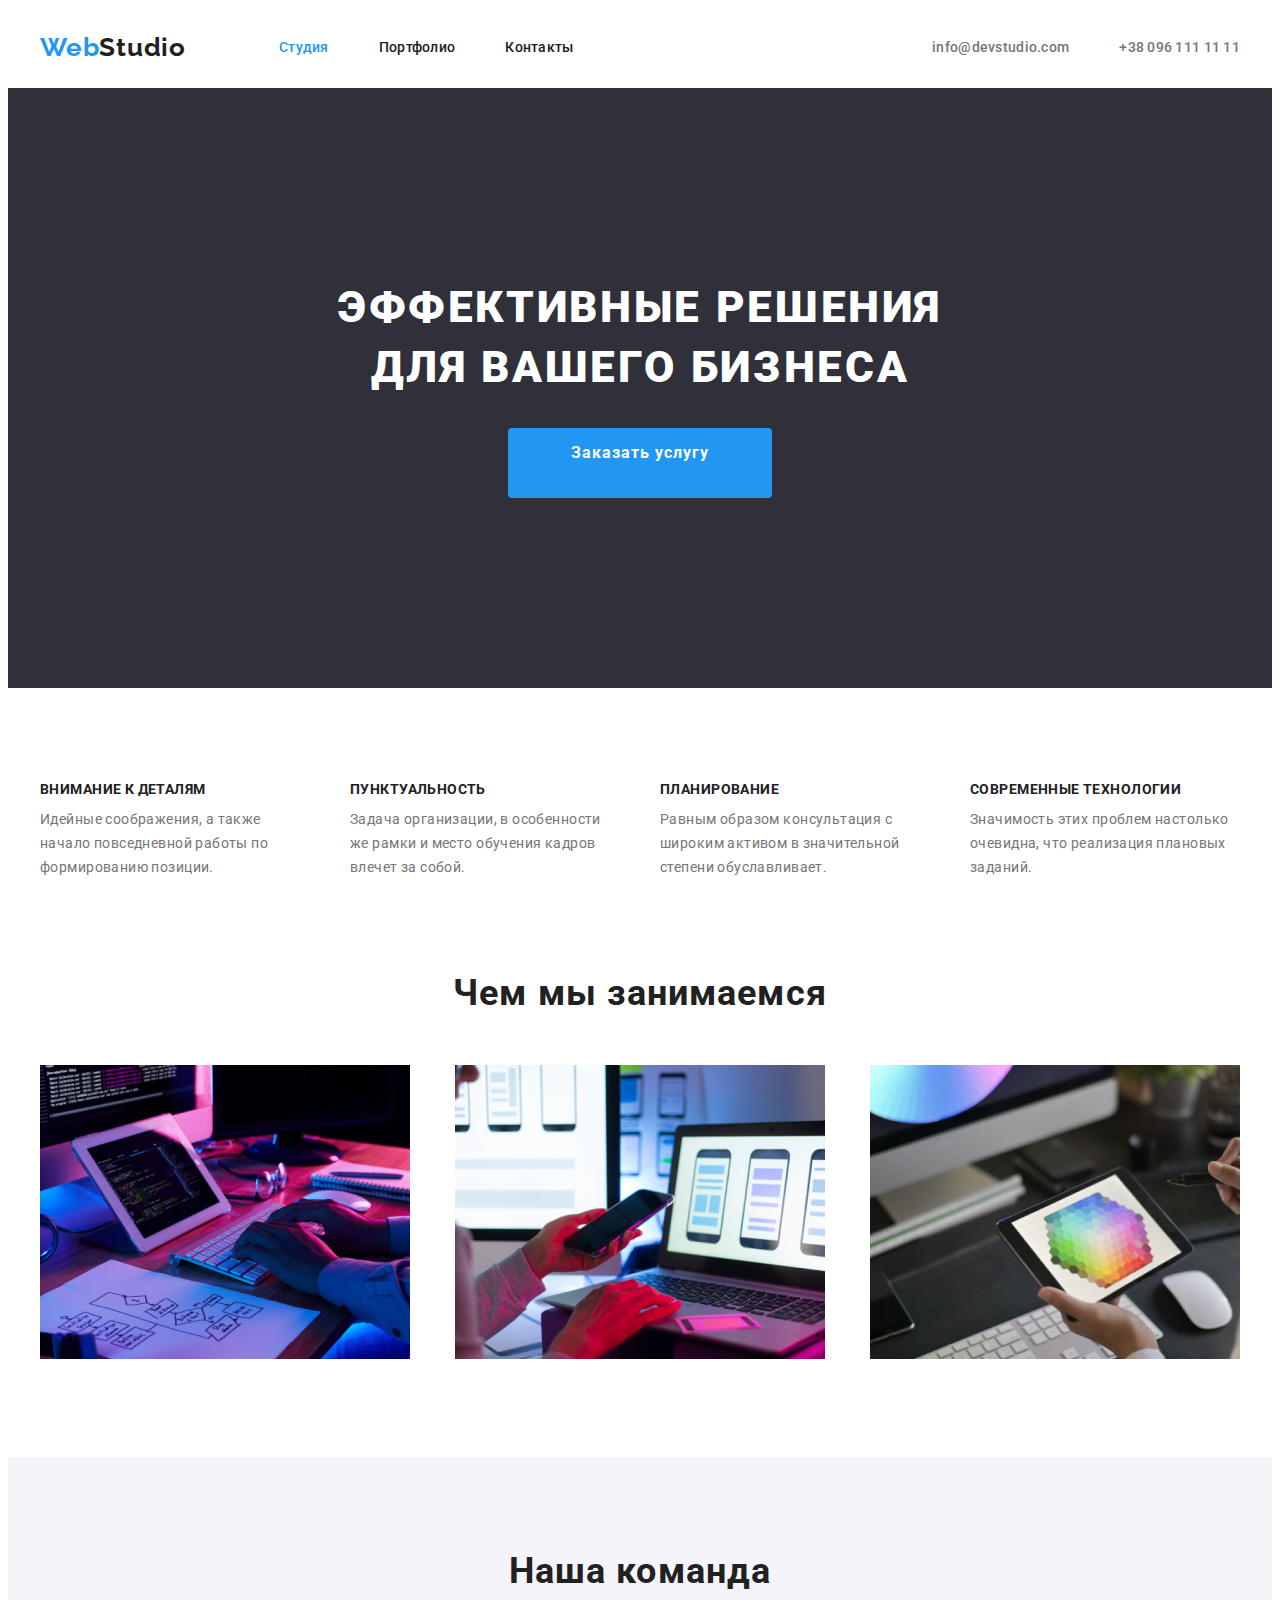
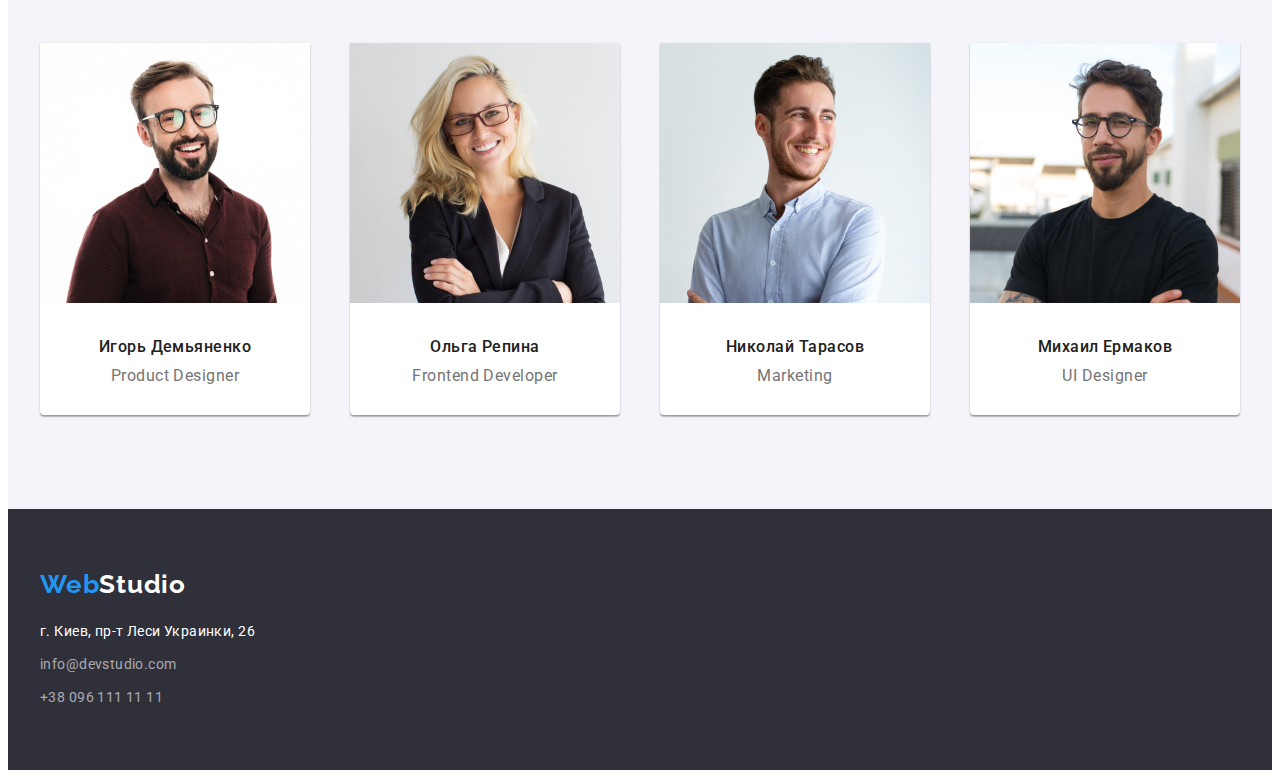
<file: index.html>
<!DOCTYPE html>
<html lang="ru">
    <head>
        <meta charset="UTF-8" />
        <meta name="viewport" content="width=device-width, initial-scale=1.0" />
        <title>WebStudio</title>
        <link
            href="https://fonts.googleapis.com/css2?family=Raleway:wght@700&family=Roboto:wght@400;500;700;900&display=swap"
            rel="stylesheet"
        />
        <link
            rel="stylesheet"
            href="https://cdnjs.cloudflare.com/ajax/libs/modern-normalize/1.0.0/modern-normalize.min.css"
            integrity="sha512-ISS7cAi1PEhQ8jnbJpJZMd29NlhNj4AWYyLOSp2CE/CsHxTCu+r+t0D2yoJudVrd0/8fTVPUVDzY5Tvli75u/g=="
            crossorigin="anonymous"
        />
        <link rel="stylesheet" href="./css/styles.css" />
    </head>

    <body>
        <!--head-->
        <header>
            <div class="container">
                <div class="header-inner">
                    <nav class="container-nav">
                        <a class="logo" href="/"><span class="logo-dif">Web</span>Studio</a>
                        <ul class="header-nav">
                            <li class="item">
                                <a class="nav-link current" href="#">Студия</a>
                            </li>
                            <li class="item">
                                <a class="nav-link" href="./portfolio.html">Портфолио</a>
                            </li>
                            <li class="item">
                                <a class="nav-link" href="#">Контакты</a>
                            </li>
                        </ul>
                    </nav>
        
                    <ul class="header-contact">
                        <li class="item">
                            <a class="contact" href="mailto:info@devstudio.com">info@devstudio.com</a>
                        </li>
                        <li class="item">
                            <a class="contact" href="tel:+380961111111">+38 096 111 11 11</a>
                        </li>
                    </ul>
                </div>
            </div>     
        </header>

        <main>
            <!--hero-->
            <section class="hero-item">
                <div class="container">
                    <div class="hero-group">
                        <h1 class="main-title">Эффективные решения для вашего бизнеса</h1>
                        <a class="order" href="#">Заказать услугу</a>
                    </div>                    
                </div>
            </section>
            <!--features-->
            <section>
                <div class="container">
                    <h2 class="invisible">Особенности</h2>
                    <!--заголовок сделать невидимым-->
                    <ul class="feartures-group">
                        <li>
                            <h3 class="features-title">Внимание к деталям</h3>
                            <p class="features-text">
                                Идейные соображения, а также начало повседневной работы по формированию
                                позиции.
                            </p>
                        </li>
                        <li>
                            <h3 class="features-title">Пунктуальность</h3>
                            <p class="features-text">
                                Задача организации, в особенности же рамки и место обучения кадров
                                влечет за собой.
                            </p>
                        </li>

                        <li>
                            <h3 class="features-title">Планирование</h3>
                            <p class="features-text">
                                Равным образом консультация с широким активом в значительной степени
                                обуславливает.
                            </p>
                        </li>

                        <li>
                            <h3 class="features-title">Современные технологии</h3>
                            <p class="features-text">
                                Значимость этих проблем настолько очевидна, что реализация плановых
                                заданий.
                            </p>
                        </li>
                    </ul>
                </div>
            </section>
            <!--actions-->
            <section>
                <div class="container">
                    <h2 class="actions-title">Чем мы занимаемся</h2>
                    <ul class="actions-group">
                        <li>
                            <img src="./images/img-1.jpg" alt="руки на клавиатуре" width="370"/>
                        </li>
                        <li>
                            <img src="./images/img-2.jpg" alt="рука держит смартфон" width="370"/>
                        </li>
                        <li>
                            <img src="./images/img-3.jpg" alt="рука держит планшет" width="370"/>
                        </li>
                    </ul>
                </div>
            </section>
            <!--team-->
            <section class="team-section">
                <div class="container">
                    <h2 class="team-title">Наша команда</h2>
                    <ul class="team-group">
                        <li class="team-item">
                            <img src="./images/man-1.jpg" alt="мужчина в темной рубашке" width="270" />
                            <h3 class="member-name">Игорь Демьяненко</h3>
                            <p class="skill">Product Designer</p>
                        </li>
                        <li class="team-item">
                            <img src="./images/girl-1.jpg" alt="женщина в пиджаке" width="270"/>
                            <h3 class="member-name">Ольга Репина</h3>
                            <p class="skill">Frontend Developer</p>
                        </li>
                        <li class="team-item">
                            <img src="./images/man-2.jpg" alt="мужчина в светлой рубашке" width="270"/>
                            <h3 class="member-name">Николай Тарасов</h3>
                            <p class="skill">Marketing</p>
                        </li>
                        <li class="team-item">
                            <img src="./images/man-3.jpg" alt="мужчина в футболке" width="270"/>
                            <h3 class="member-name">Михаил Ермаков</h3>
                            <p class="skill">UI Designer</p>
                        </li>
                    </ul>
                </div>
            </section>
        </main>
        <!--basement-->
        <footer class="basement-item">
            <div class="container">
                <a class="basement-logo" href="/"><span class="logo-dif">Web</span>Studio</a>

                <address class="address-group">
                    <p class="basement-address interval">г. Киев, пр-т Леси Украинки, 26</p>
                    <a class="basement-contact interval" href="mailto:info@devstudio.com">info@devstudio.com</a>
                    <a class="basement-contact interval" href="tel:+380961111111">+38 096 111 11 11</a>
                </address>
            </div>
        </footer>
    </body>
</html>
</file>
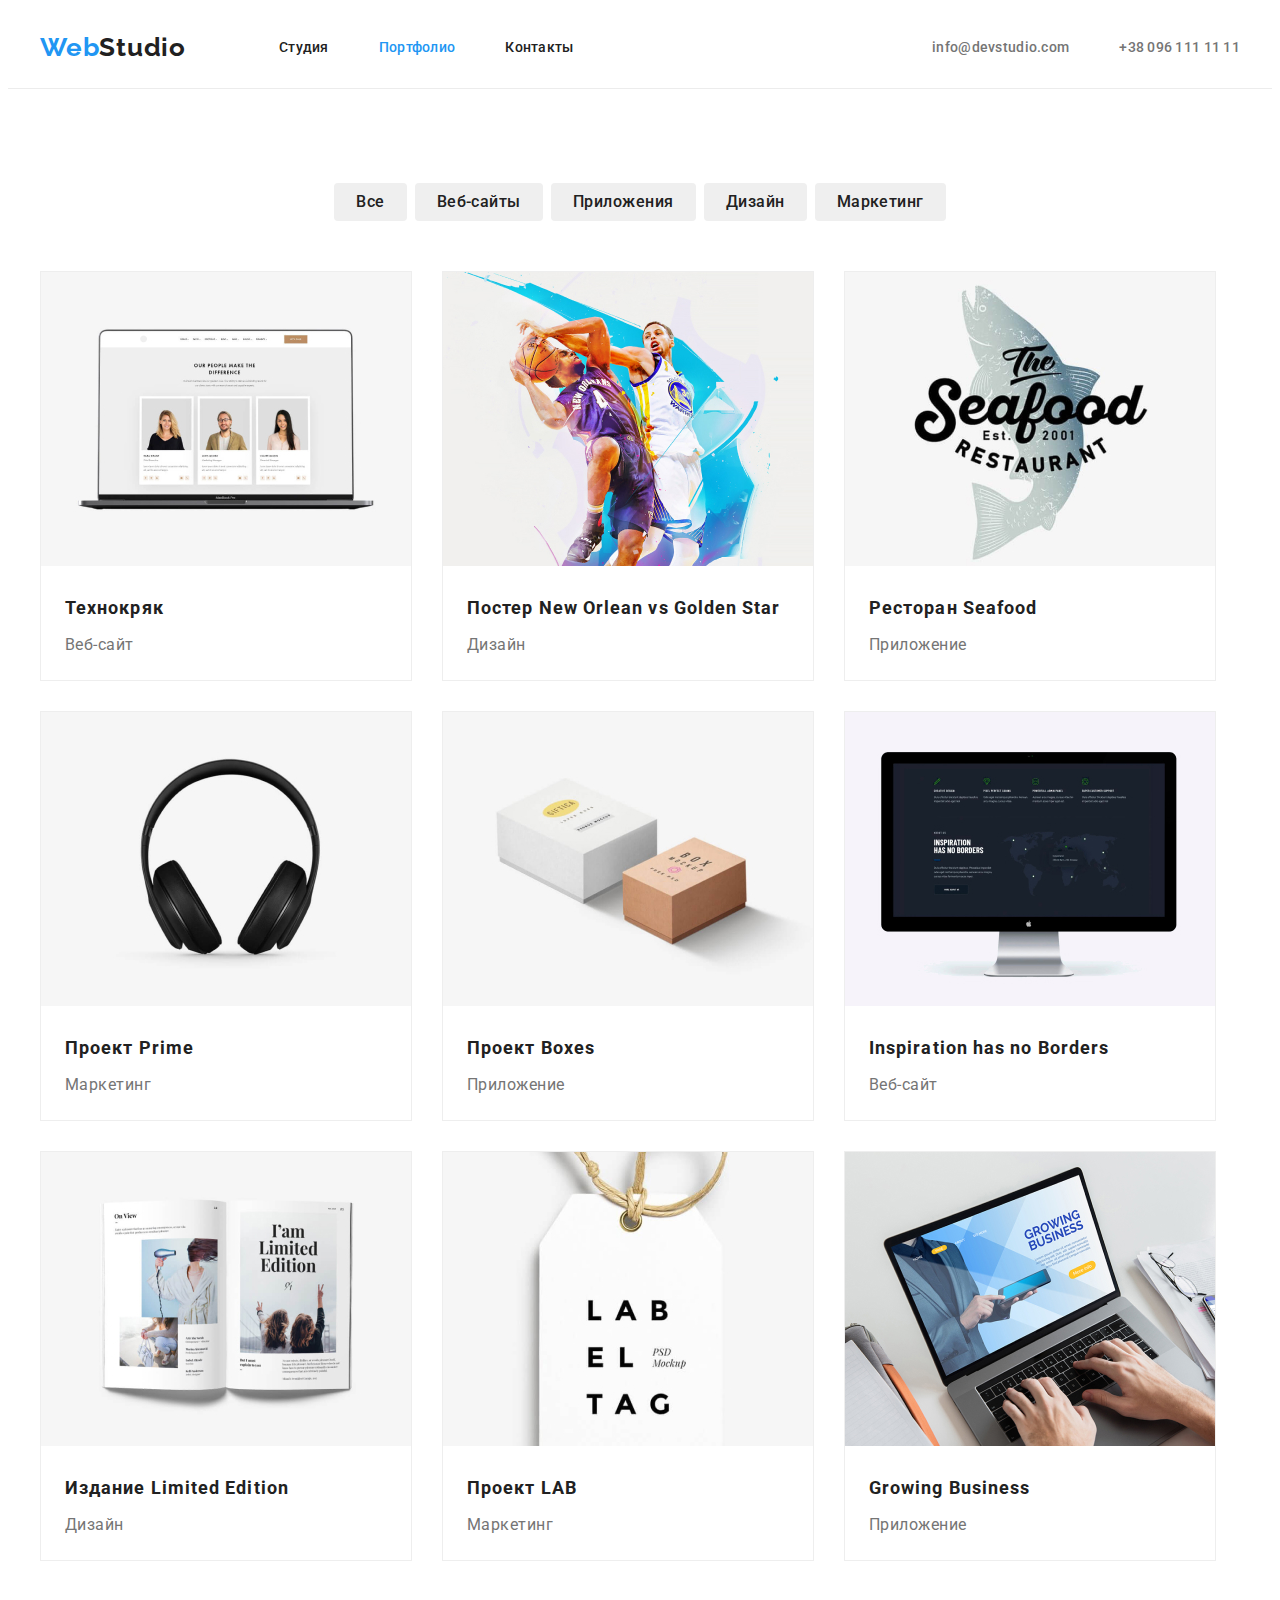
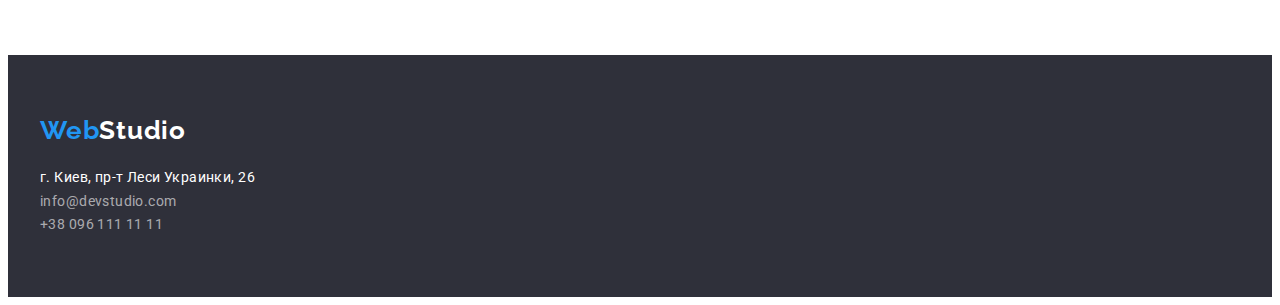
<file: portfolio.html>
<!DOCTYPE html>
<html lang="ru">
    <head>
        <meta charset="UTF-8" />
        <meta name="viewport" content="width=device-width, initial-scale=1.0" />
        <title>WebStudio</title>
        <link
            href="https://fonts.googleapis.com/css2?family=Raleway:wght@700&family=Roboto:wght@400;500;700;900&display=swap"
            rel="stylesheet"
        />
        <link
            rel="stylesheet"
            href="https://cdnjs.cloudflare.com/ajax/libs/modern-normalize/1.0.0/modern-normalize.min.css"
            integrity="sha512-ISS7cAi1PEhQ8jnbJpJZMd29NlhNj4AWYyLOSp2CE/CsHxTCu+r+t0D2yoJudVrd0/8fTVPUVDzY5Tvli75u/g=="
            crossorigin="anonymous"
        />
        <link rel="stylesheet" href="./css/styles.css" />
    </head>
    <body>
        <!--head-->
        <header class="head">
            <div class="container">
                <div class="header-inner">
                    <nav class="container-nav">
                        <a class="logo" href="/"><span class="logo-dif">Web</span>Studio</a>
                        <ul class="header-nav">
                            <li class="item">
                                <a class="nav-link" href="./index.html">Студия</a>
                            </li>
                            <li class="item">
                                <a class="nav-link current" href="#">Портфолио</a>
                            </li>
                            <li class="item">
                                <a class="nav-link" href="#">Контакты</a>
                            </li>
                        </ul>
                    </nav>
        
                    <ul class="header-contact">
                        <li class="item">
                            <a class="contact" href="mailto:info@devstudio.com">info@devstudio.com</a>
                        </li>
                        <li class="item">
                            <a class="contact" href="tel:+380961111111">+38 096 111 11 11</a>
                        </li>
                    </ul>
                </div>
            </div>     
        </header>
        <main>
            <section>
                <div class="container">
                    <h1 class="invisible">Наши работы</h1>
                    <!--заголовок сделать невидимым-->
                    <!--portfolio-->
                    <ul class="buttons-list">
                        <li class="item">
                            <button class="portfolio-filter" type="button">Все</button>
                        </li>
                        <li class="item">
                            <button class="portfolio-filter" type="button">Веб-сайты</button>
                        </li>
                        <li class="item">
                            <button class="portfolio-filter" type="button">Приложения</button>
                        </li>
                        <li class="item">
                            <button class="portfolio-filter" type="button">Дизайн</button>
                        </li>
                        <li class="item">
                            <button class="portfolio-filter" type="button">Маркетинг</button>
                        </li>
                    </ul>
                    <ul class="portfolio-list">
                        <li class="portfolio-item">
                            <a href="#"
                                ><img src="./images/portfolio1.jpg" alt="ноутбук" width="370"/>
                                <h2 class="portfolio-title">Технокряк</h2>
                                <p class="portfolio-text">Веб-сайт</p></a
                            >
                        </li>
                        <li class="portfolio-item">
                            <a href="#"
                                ><img src="./images/portfolio2.jpg" alt="два баскетболиста" width="370"/>
                                <h2 class="portfolio-title">Постер New Orlean vs Golden Star</h2>
                                <p class="portfolio-text">Дизайн</p></a
                            >
                        </li>
                        <li class="portfolio-item">
                            <a href="#"
                                ><img src="./images/portfolio3.jpg" alt="эмблема ресторана" width="370"/>
                                <h2 class="portfolio-title">Ресторан Seafood</h2>
                                <p class="portfolio-text">Приложение</p></a
                            >
                        </li>
                        <li class="portfolio-item">
                            <a href="#"
                                ><img src="./images/portfolio4.jpg" alt="наушники" width="370"/>
                                <h2 class="portfolio-title">Проект Prime</h2>
                                <p class="portfolio-text">Маркетинг</p></a
                            >
                        </li>
                        <li class="portfolio-item">
                            <a href="#"
                                ><img src="./images/portfolio5.jpg" alt="коробки" width="370"/>
                                <h2 class="portfolio-title">Проект Boxes</h2>
                                <p class="portfolio-text">Приложение</p></a
                            >
                        </li>
                        <li class="portfolio-item">
                            <a href="#"
                                ><img src="./images/portfolio6.jpg" alt="монитор" width="370"/>
                                <h2 class="portfolio-title">Inspiration has no Borders</h2>
                                <p class="portfolio-text">Веб-сайт</p></a
                            >
                        </li>
                        <li class="portfolio-item">
                            <a href="#"
                                ><img src="./images/portfolio7.jpg" alt="журнал" width="370"/>
                                <h2 class="portfolio-title">Издание Limited Edition</h2>
                                <p class="portfolio-text">Дизайн</p></a
                            >
                        </li>
                        <li class="portfolio-item">
                            <a href="#"
                                ><img src="./images/portfolio8.jpg" alt="ярлык" width="370"/>
                                <h2 class="portfolio-title">Проект LAB</h2>
                                <p class="portfolio-text">Маркетинг</p></a
                            >
                        </li>
                        <li class="portfolio-item">
                            <a href="#"
                                ><img src="./images/portfolio9.jpg" alt="руки на ноутбуке" width="370"/>
                                <h2 class="portfolio-title">Growing Business</h2>
                                <p class="portfolio-text">Приложение</p></a
                            >
                        </li>
                    </ul>
                </div>
            </section>
        </main>
        <!--basement-->
        <footer class="basement-item">
            <div class="container">                
                <a class="basement-logo" href="/"><span class="logo-dif">Web</span>Studio</a>

                <address class="address-group">
                    <p class="basement-address">г. Киев, пр-т Леси Украинки, 26</p>
                    <a class="basement-contact mail" href="mailto:info@devstudio.com">info@devstudio.com</a>
                    <a class="basement-contact phone" href="tel:+380961111111">+38 096 111 11 11</a>
                </address>
            </div>
        </footer>
    </body>
</html>
</file>
<file: css/styles.css>
:root {
  --color-first-bright-grey:  #F5F4FA;
  --color-second-bright-grey: #EEEEEE;
  --color-third-bright-grey: #ECECEC;
  --color-fourth-bright-grey: rgba(255, 255, 255, 0.6);
  --color-fifth-bright-grey: #757575;  
  --color-black: #212121;
  --color-bright-blue: #2196f3;
  --color-white: #ffffff;  
  --color-dark-blue: #2f303a;

  --color-first-black-shadow: rgba(0, 0, 0, 0.12);
  --color-second-black-shadow: rgba(0, 0, 0, 0.14);
  --color-third-black-shadow: rgba(0, 0, 0, 0.2);

  --color-fourth-black-shadow: rgba(0, 0, 0, 0.1);
  --color-fifth-black-shadow: rgba(0, 0, 0, 0.08);
  --color-sixth-black-shadow: rgba(0, 0, 0, 0.12);

  --team-background-color: var(--color-first-bright-grey);
  --portfolio-border-color: var(--color-second-bright-grey);
  --header-underline-color: var(--color-third-bright-grey);
  --basement-contact-color: var(--color-fourth-bright-grey);
  --primary-text-color: var(--color-fifth-bright-grey);  
  --title-text-color: var(--color-black);
  --accent-color: var(--color-bright-blue);
  --main-title-color: var(--color-white);  
  --main-background-color:var(--color-dark-blue);

  --team-item-shadow-first: var(--color-first-black-shadow);
  --team-item-shadow-second: var(--color-second-black-shadow);
  --team-item-shadow-third: var(--color-third-black-shadow);

  --portfolio-filter-shadow-first: var(--color-fourth-black-shadow);
  --portfolio-filter-shadow-second: var(--color-fifth-black-shadow);
  --portfolio-filter-shadow-third: var(--color-sixth-black-shadow);
}

* {
  list-style: none;
  text-decoration: none;
}

body {
  font-family: 'Roboto', sans-serif;
  font-style: normal;
}

/* head */

.container{
  width: 1200px;
  padding-left: 15px;
  padding-right: 15px;
  margin-left: auto;
  margin-right: auto;
}

.header-inner{
  display: flex;
  align-items: center;
}

.container-nav{
  display: flex;
  align-items: center;
}

.logo {
  font-family: 'Raleway';
  font-weight: 700;
  font-size: 26px;
  line-height: 1.2;
  letter-spacing: 0.03em;

  color: var(--title-text-color);
}

.header-nav{
  padding: 0;
  margin: 0;
  margin-left: 93px;
  display: flex;
  align-items: center;
}

.header-nav .item + .item{
  margin-left: 50px;
}

.logo-dif {
  color: var(--accent-color);
}

.nav-link {
  display: block;
  padding-top: 32px;
  padding-bottom: 32px;

  font-weight: 500;
  font-size: 14px;
  line-height: 1.14;
  letter-spacing: 0.02em;

  color: var(--title-text-color);
}

.nav-link:hover,
.nav-link:focus {
  color: var(--accent-color);
}

.current {
  color: var(--accent-color);
}

.header-contact{
  display: flex;
  padding: 0;
  margin: 0;
  margin-left: auto;  
}

.header-contact .item + .item{
  margin-left: 50px;
}

.contact {
  display: block;
  padding-top: 32px;
  padding-bottom: 32px;

  font-weight: 500;
  font-size: 14px;
  line-height: 1.14;
  letter-spacing: 0.02em; 
  
  color: var(--primary-text-color);
}

.contact:hover,
.contact:focus {
  color: var(--accent-color);
}

.head{
  border-bottom: 1px solid var(--header-underline-color);
}

/*hero*/

.main-title {
  width: 700px;
  margin-top: 0;
  margin-bottom: 30px;
  
  font-weight: 900;
  font-size: 44px;
  line-height: 1.36;
  letter-spacing: 0.06em;
  text-transform: uppercase;

  color: var(--main-title-color); 
}

.order {
  display: inline-block;
  min-width: 200px;
  height: 50px;
  padding: 10px 32px;
  border-radius: 4px; 

  font-weight: 700;
  font-size: 16px;
  line-height: 1.87;
  letter-spacing: 0.06em;
  
  color: var(--main-title-color);
  background-color: var(--accent-color);
}

.hero-item {
  display: flex;  
  height: 600px;
  text-align: center;
  align-items: center;

  background-color: var(--main-background-color);
  
}

.hero-group{
  width: 700px;
  margin: auto;
}

/*features*/

.invisible{
  display: none;
}

.feartures-group{
  margin: 0;
  padding: 94px 0 94px 0;
  display: flex;
  justify-content: space-between;
}

.features-title {
  margin: 0;
  margin-bottom: 10px;

  font-weight: 700;
  font-size: 14px;
  line-height: 1.14;
  letter-spacing: 0.03em;
  text-transform: uppercase;

  color: var(--title-text-color);
}

.features-text {
  margin: 0;
  width: 270px;

  font-weight: 400;
  font-size: 14px;
  line-height: 1.7;
  letter-spacing: 0.03em;

  color: var(--primary-text-color);
}

/*actions*/

.actions-title {
  margin: 0;
  margin-bottom: 50px;

  font-weight: 700;
  font-size: 36px;
  line-height: 1.16;
  text-align: center;
  letter-spacing: 0.03em;

  color: var(--title-text-color);
}

.actions-group{
  margin: 0;
  padding: 0;
  padding-bottom: 94px;
  display: flex;
  justify-content: space-between;
}

/*team*/
.team-section{
  background-color: var(--team-background-color);
}

.team-section .container{
  padding-top: 94px;
  padding-bottom: 94px;
}

.team-group{
  margin: 0;
  padding: 0;
  display: flex;
  justify-content: space-between;
}

.team-title {
  margin: 0;
  margin-bottom: 50px;

  font-weight: 700;
  font-size: 36px;
  line-height: 1.16;
  text-align: center;
  letter-spacing: 0.03em;
  color: var(--title-text-color);
}

.team-item{
  background-color: #ffffff;
  box-shadow: 0 1px 3px var(--team-item-shadow-first), 
              0 1px 1px var(--team-item-shadow-second), 
              0 2px 1px var(--team-item-shadow-third);
  border-radius: 0 0 4px 4px;
}

.member-name {
  margin: 0;
  padding: 30px 0 10px;

  font-weight: 500;
  font-size: 16px;
  line-height: 1.2;
  text-align: center;
  letter-spacing: 0.03em;

  color: var(--title-text-color);
}

.skill {
  margin: 0;
  padding-bottom: 30px;

  font-weight: 400;
  font-size: 16px;
  line-height: 1.2;
  text-align: center;
  letter-spacing: 0.03em;

  color: var(--primary-text-color);
}

/*basement*/

.basement-item {
  background-color: var(--main-background-color);
}

.basement-logo {
  display: inline-block;
  margin: 60px 0 20px;

  font-family: 'Raleway';
  font-weight: 700;
  font-size: 26px;
  line-height: 1.2;
  letter-spacing: 0.03em;

  color: var(--main-title-color);
}

.address-group{
  display: flex;
  width: 231px;
  padding-bottom: 60px;
  flex-direction: column;
} 

.basement-address {
  margin: 0;
  
  font-weight: 400;
  font-style: normal;
  font-size: 14px;
  line-height: 1.7;
  letter-spacing: 0.03em;

  color: var(--main-title-color);
}

.basement-contact {
  font-style: normal;
  font-weight: 400;
  font-size: 14px;
  line-height: 1.7;
  letter-spacing: 0.03em;

  color: var(--basement-contact-color);
}

.interval:not(:last-child){
  margin-bottom: 9px;
}

/*portfolio*/

.buttons-list{
  display: flex;
  justify-content: center;
  margin: 0;
  margin-bottom: 50px;
  padding: 0;
  padding-top: 94px;
}

.portfolio-filter {
  padding: 6px 22px;
  border: none;
  border-radius: 4px;

  font-family: 'Roboto';
  font-style: normal;
  font-weight: 500;
  font-size: 16px;
  line-height: 1.62;
  letter-spacing: 0.03em;

  color: var(--title-text-color);
}

.portfolio-filter:hover,
.portfolio-filter:focus {
  color: var(--main-title-color);
  background-color: var(--accent-color);
  box-shadow: 0 3px 1px var(--portfolio-filter-shadow-first), 
              0 1px 2px var(--portfolio-filter-shadow-second), 
              0 2px 2px var(--portfolio-filter-shadow-third);
}

.buttons-list .item:not(:last-child){
  margin-right: 8px;
}

.portfolio-list{
  margin: 0;
  padding: 0;
  padding-bottom: 94px;
  display: flex;
  flex-wrap: wrap;
  /* width: calc((100%-60px)/3); */
}

.portfolio-item{
  width: 370px;
  margin-right: 30px;
  margin-bottom: 30px;
  border: 1px solid var(--portfolio-border-color);
}

.portfolio-item:nth-child(3n){
  margin-right: 0;
}

.portfolio-item:nth-last-child(-n+3){
  margin-bottom: 0;
}


.portfolio-title {
  margin: 0;
  padding: 20px 24px 4px 24px;

  font-weight: 700;
  font-size: 18px;
  line-height: 2;
  letter-spacing: 0.06em;

  color: var(--title-text-color);
}

.portfolio-text {
  margin: 0;
  padding: 0 24px 20px 24px;

  font-weight: 400;
  font-size: 16px;
  line-height: 1.87;
  letter-spacing: 0.03em;

  color: var(--primary-text-color);
}
</file>
